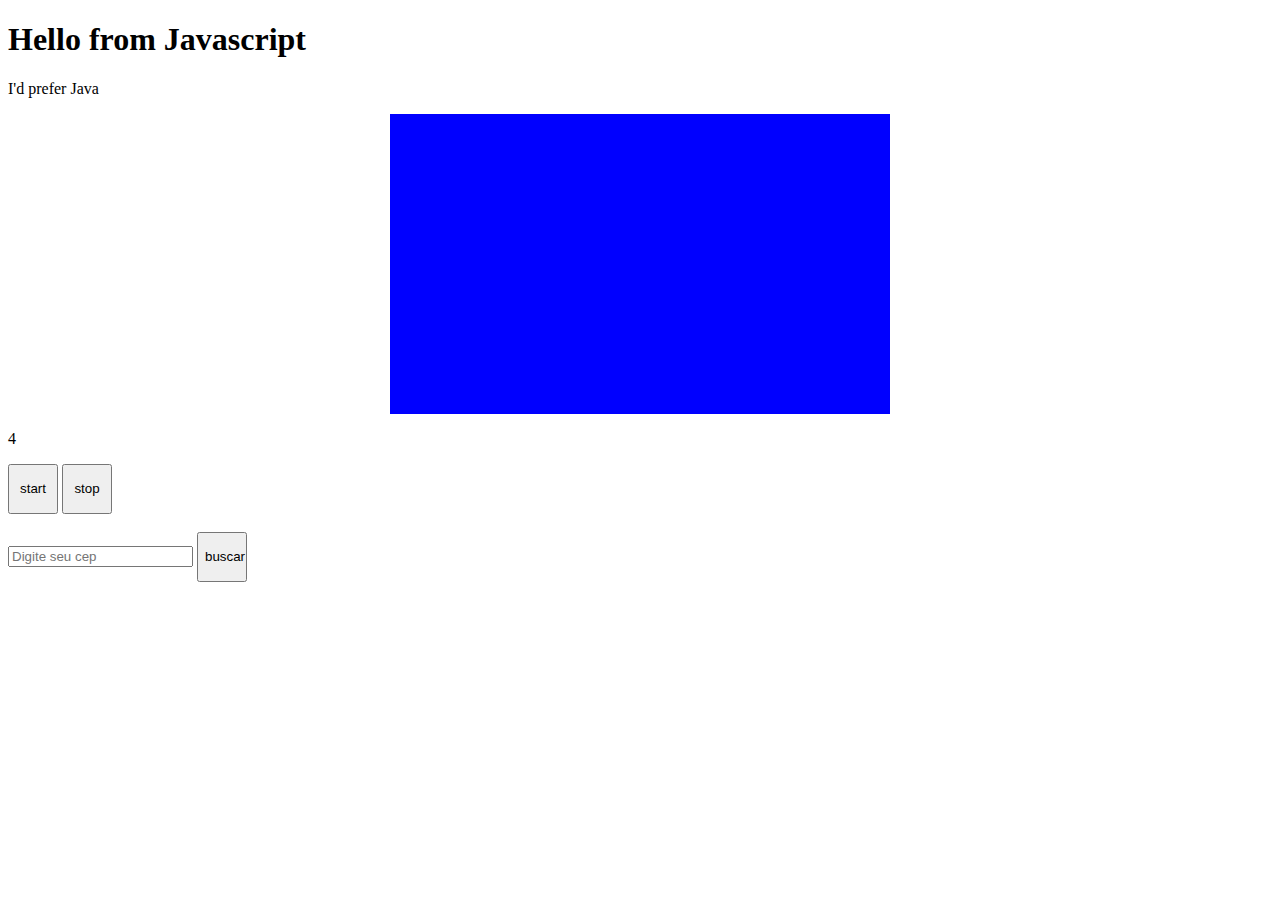
<file: index.html>
<!DOCTYPE html>
<html lang="en">
  <head>
    <meta charset="UTF-8" />
    <meta name="viewport" content="width=device-width, initial-scale=1.0" />
    <title>Document</title>
    <!-- <script src="script-basico.js"></script> -->
    <!-- <script src="script-dom.js" defer></script> -->
    <script src="scrip-oop.js" defer></script>
    <script src="scrip-events.js"></script>
    <script src="intervals.js"></script>
    <script src="jsons.js"></script>
    <style>
      button {
        width: 50px;
        height: 50px;
      }
    </style>
  </head>
  <body>
    <h1>Hello from Javascript</h1>
    <p>I'd prefer Java</p>

    <div
      style="
        margin: auto auto;
        width: 500px;
        height: 300px;
        background-color: blue;
      "
      id="div"
      onmouseover="turnRed()"
      onmouseleave="turnBlue()"
    ></div>


    <p id="text">4</p>

    <button id="start" onclick="startCounting()">start</button>
    <button id="stop" onclick="stopCounting()">stop</button>

    <br>
    <br>

    <input type="number" placeholder="Digite seu cep" id="inputCEP"> 
    <button onclick="searchCEP()">buscar</button>
    <p id="cepText"></p>
  </body>
</html>
</file>
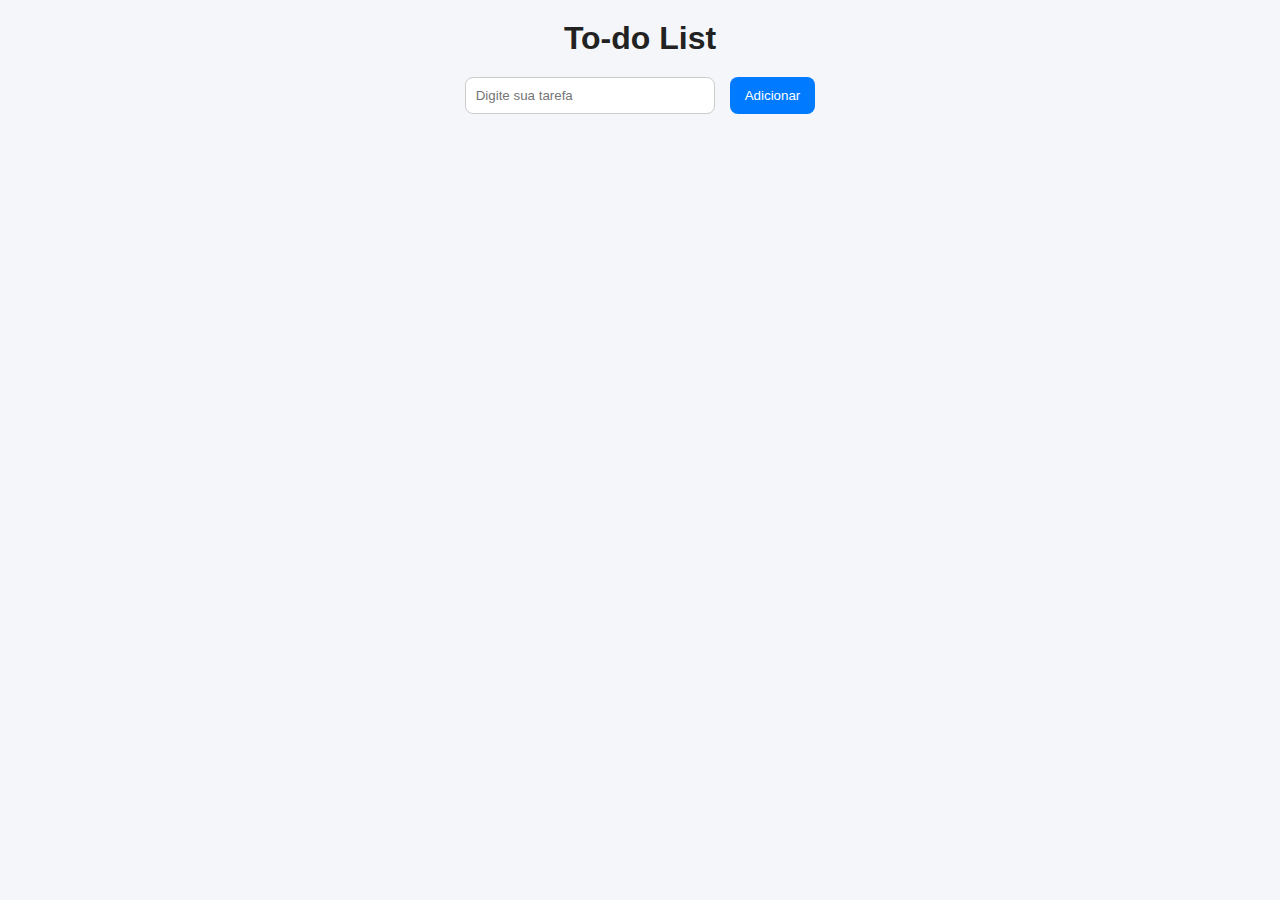
<file: to-do-list/index.html>
<!DOCTYPE html>
<html lang="en">
  <head>
    <meta charset="UTF-8" />
    <meta name="viewport" content="width=device-width, initial-scale=1.0" />
    <title>To-do List</title>
    <link rel="stylesheet" href="style.css" />
    <script src="script.js" defer></script>
  </head>
  <body>
    <h1>To-do List</h1>

    <header>
      <input type="text" placeholder="Digite sua tarefa" id="inputText" />

      <button id="btnAdd" onclick="addTask()">Adicionar</button>
    </header>

    <main id="list"></main>
  </body>
</html>
</file>
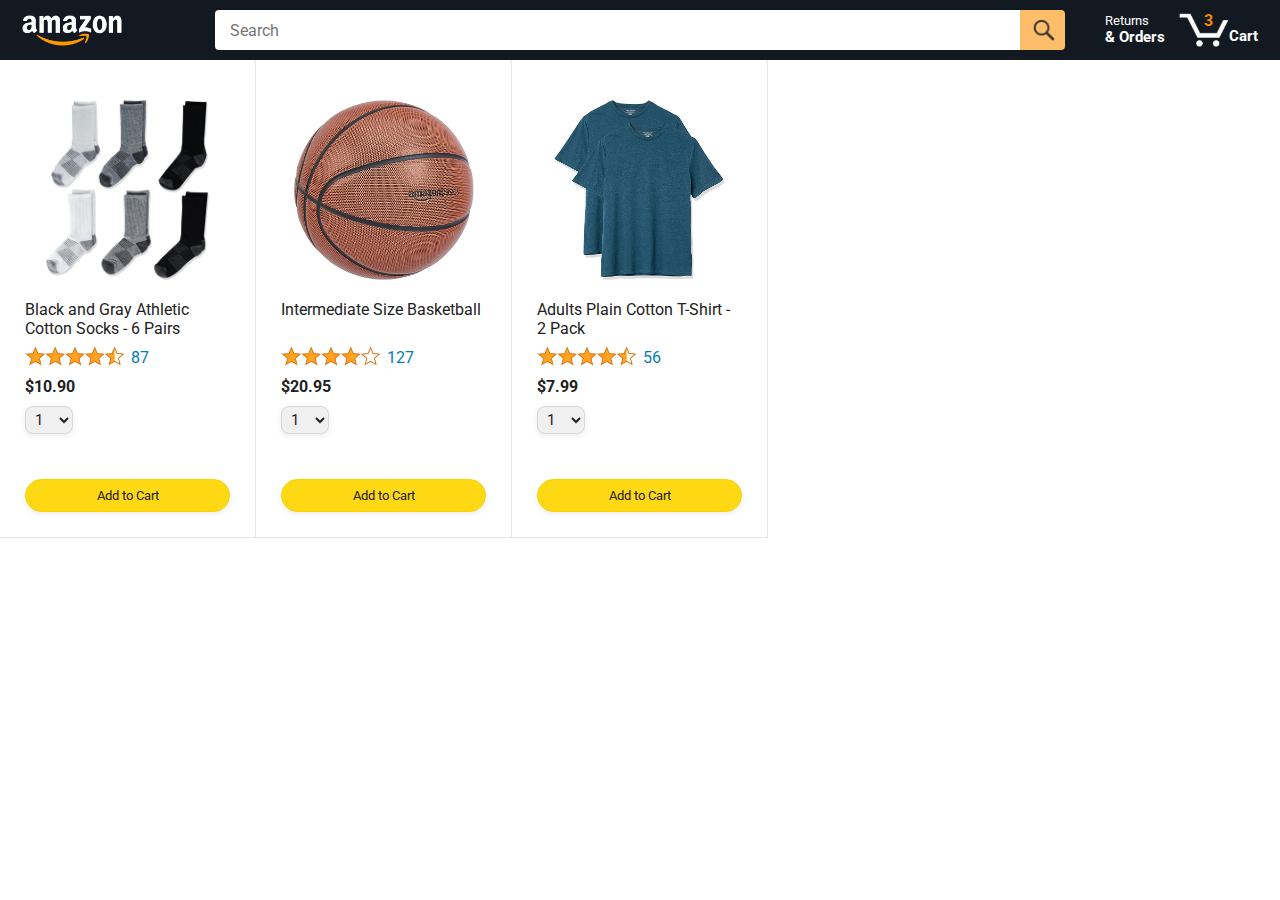
<file: javascript-amazon-project/amazon.html>
<!DOCTYPE html>
<html>
  <head>
    <title>Amazon Project</title>

    <!-- This code is needed for responsive design to work.
      (Responsive design = make the website look good on
      smaller screen sizes like a phone or a tablet). -->
    <meta name="viewport" content="width=device-width, initial-scale=1">

    <!-- Load a font called Roboto from Google Fonts. -->
    <link rel="preconnect" href="https://fonts.googleapis.com">
    <link rel="preconnect" href="https://fonts.gstatic.com" crossorigin>
    <link href="https://fonts.googleapis.com/css2?family=Roboto:wght@400;500;700&display=swap" rel="stylesheet">

    <!-- Here are the CSS files for this page. -->
    <link rel="stylesheet" href="styles/shared/general.css">
    <link rel="stylesheet" href="styles/shared/amazon-header.css">
    <link rel="stylesheet" href="styles/pages/amazon.css">
  </head>
  <body>
    <div class="amazon-header">
      <div class="amazon-header-left-section">
        <a href="amazon.html" class="header-link">
          <img class="amazon-logo"
            src="images/amazon-logo-white.png">
          <img class="amazon-mobile-logo"
            src="images/amazon-mobile-logo-white.png">
        </a>
      </div>

      <div class="amazon-header-middle-section">
        <input class="search-bar" type="text" placeholder="Search">

        <button class="search-button">
          <img class="search-icon" src="images/icons/search-icon.png">
        </button>
      </div>

      <div class="amazon-header-right-section">
        <a class="orders-link header-link" href="orders.html">
          <span class="returns-text">Returns</span>
          <span class="orders-text">& Orders</span>
        </a>

        <a class="cart-link header-link" href="checkout.html">
          <img class="cart-icon" src="images/icons/cart-icon.png">
          <div class="cart-quantity">3</div>
          <div class="cart-text">Cart</div>
        </a>
      </div>
    </div>
    
    <div class="main">
      <div class="products-grid">
        <div class="product-container">
          <div class="product-image-container">
            <img class="product-image"
              src="images/products/athletic-cotton-socks-6-pairs.jpg">
          </div>

          <div class="product-name limit-text-to-2-lines">
            Black and Gray Athletic Cotton Socks - 6 Pairs
          </div>

          <div class="product-rating-container">
            <img class="product-rating-stars"
              src="images/ratings/rating-45.png">
            <div class="product-rating-count link-primary">
              87
            </div>
          </div>

          <div class="product-price">
            $10.90
          </div>

          <div class="product-quantity-container">
            <select>
              <option selected value="1">1</option>
              <option value="2">2</option>
              <option value="3">3</option>
              <option value="4">4</option>
              <option value="5">5</option>
              <option value="6">6</option>
              <option value="7">7</option>
              <option value="8">8</option>
              <option value="9">9</option>
              <option value="10">10</option>
            </select>
          </div>

          <div class="product-spacer"></div>

          <div class="added-to-cart">
            <img src="images/icons/checkmark.png">
            Added
          </div>

          <button class="add-to-cart-button button-primary">
            Add to Cart
          </button>
        </div>

        <div class="product-container">
          <div class="product-image-container">
            <img class="product-image"
              src="images/products/intermediate-composite-basketball.jpg">
          </div>

          <div class="product-name limit-text-to-2-lines">
            Intermediate Size Basketball
          </div>

          <div class="product-rating-container">
            <img class="product-rating-stars"
              src="images/ratings/rating-40.png">
            <div class="product-rating-count link-primary">
              127
            </div>
          </div>

          <div class="product-price">
            $20.95
          </div>

          <div class="product-quantity-container">
            <select>
              <option selected value="1">1</option>
              <option value="2">2</option>
              <option value="3">3</option>
              <option value="4">4</option>
              <option value="5">5</option>
              <option value="6">6</option>
              <option value="7">7</option>
              <option value="8">8</option>
              <option value="9">9</option>
              <option value="10">10</option>
            </select>
          </div>

          <div class="product-spacer"></div>

          <div class="added-to-cart">
            <img src="images/icons/checkmark.png">
            Added
          </div>

          <button class="add-to-cart-button button-primary">
            Add to Cart
          </button>
        </div>

        <div class="product-container">
          <div class="product-image-container">
            <img class="product-image"
              src="images/products/adults-plain-cotton-tshirt-2-pack-teal.jpg">
          </div>

          <div class="product-name limit-text-to-2-lines">
            Adults Plain Cotton T-Shirt - 2 Pack
          </div>

          <div class="product-rating-container">
            <img class="product-rating-stars"
              src="images/ratings/rating-45.png">
            <div class="product-rating-count link-primary">
              56
            </div>
          </div>

          <div class="product-price">
            $7.99
          </div>

          <div class="product-quantity-container">
            <select>
              <option selected value="1">1</option>
              <option value="2">2</option>
              <option value="3">3</option>
              <option value="4">4</option>
              <option value="5">5</option>
              <option value="6">6</option>
              <option value="7">7</option>
              <option value="8">8</option>
              <option value="9">9</option>
              <option value="10">10</option>
            </select>
          </div>

          <div class="product-spacer"></div>

          <div class="added-to-cart">
            <img src="images/icons/checkmark.png">
            Added
          </div>

          <button class="add-to-cart-button button-primary">
            Add to Cart
          </button>
        </div>
      </div>
    </div>
  </body>
</html>
</file>
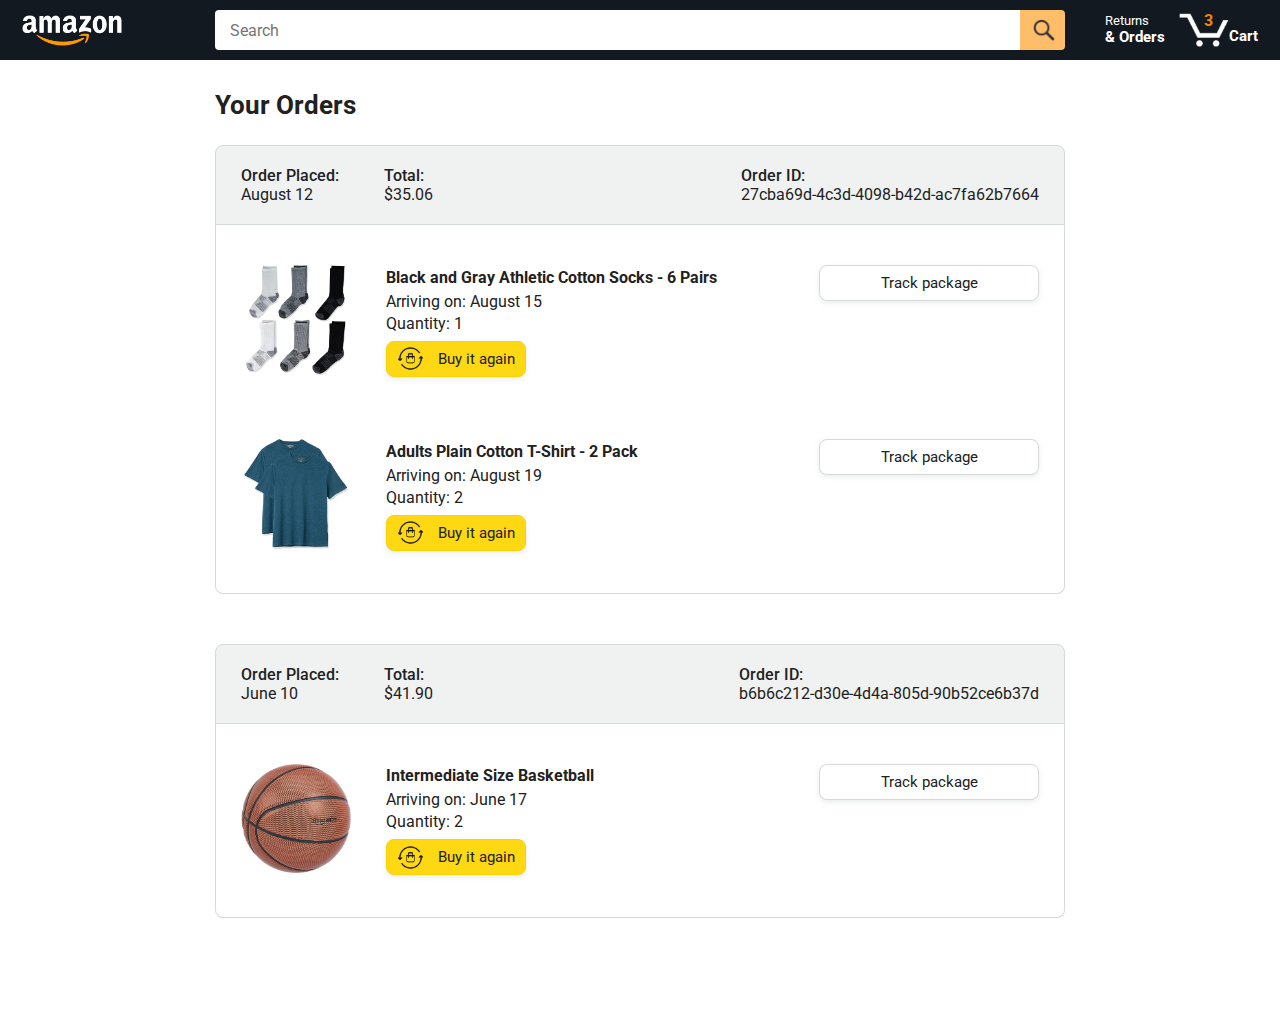
<file: javascript-amazon-project/orders.html>
<!DOCTYPE html>
<html>
  <head>
    <title>Orders</title>

    <!-- This code is needed for responsive design to work.
      (Responsive design = make the website look good on
      smaller screen sizes like a phone or a tablet). -->
    <meta name="viewport" content="width=device-width, initial-scale=1">

    <!-- Load a font called Roboto from Google Fonts. -->
    <link rel="preconnect" href="https://fonts.googleapis.com">
    <link rel="preconnect" href="https://fonts.gstatic.com" crossorigin>
    <link href="https://fonts.googleapis.com/css2?family=Roboto:wght@400;500;700&display=swap" rel="stylesheet">

    <!-- Here are the CSS files for this page. -->
    <link rel="stylesheet" href="styles/shared/general.css">
    <link rel="stylesheet" href="styles/shared/amazon-header.css">
    <link rel="stylesheet" href="styles/pages/orders.css">
  </head>
  <body>
    <div class="amazon-header">
      <div class="amazon-header-left-section">
        <a href="amazon.html" class="header-link">
          <img class="amazon-logo"
            src="images/amazon-logo-white.png">
          <img class="amazon-mobile-logo"
            src="images/amazon-mobile-logo-white.png">
        </a>
      </div>

      <div class="amazon-header-middle-section">
        <input class="search-bar" type="text" placeholder="Search">

        <button class="search-button">
          <img class="search-icon" src="images/icons/search-icon.png">
        </button>
      </div>

      <div class="amazon-header-right-section">
        <a class="orders-link header-link" href="orders.html">
          <span class="returns-text">Returns</span>
          <span class="orders-text">& Orders</span>
        </a>

        <a class="cart-link header-link" href="checkout.html">
          <img class="cart-icon" src="images/icons/cart-icon.png">
          <div class="cart-quantity">3</div>
          <div class="cart-text">Cart</div>
        </a>
      </div>
    </div>

    <div class="main">
      <div class="page-title">Your Orders</div>

      <div class="orders-grid">
        <div class="order-container">
          
          <div class="order-header">
            <div class="order-header-left-section">
              <div class="order-date">
                <div class="order-header-label">Order Placed:</div>
                <div>August 12</div>
              </div>
              <div class="order-total">
                <div class="order-header-label">Total:</div>
                <div>$35.06</div>
              </div>
            </div>

            <div class="order-header-right-section">
              <div class="order-header-label">Order ID:</div>
              <div>27cba69d-4c3d-4098-b42d-ac7fa62b7664</div>
            </div>
          </div>

          <div class="order-details-grid">
            <div class="product-image-container">
              <img src="images/products/athletic-cotton-socks-6-pairs.jpg">
            </div>

            <div class="product-details">
              <div class="product-name">
                Black and Gray Athletic Cotton Socks - 6 Pairs
              </div>
              <div class="product-delivery-date">
                Arriving on: August 15
              </div>
              <div class="product-quantity">
                Quantity: 1
              </div>
              <button class="buy-again-button button-primary">
                <img class="buy-again-icon" src="images/icons/buy-again.png">
                <span class="buy-again-message">Buy it again</span>
              </button>
            </div>

            <div class="product-actions">
              <a href="tracking.html">
                <button class="track-package-button button-secondary">
                  Track package
                </button>
              </a>
            </div>

            <div class="product-image-container">
              <img src="images/products/adults-plain-cotton-tshirt-2-pack-teal.jpg">
            </div>

            <div class="product-details">
              <div class="product-name">
                Adults Plain Cotton T-Shirt - 2 Pack
              </div>
              <div class="product-delivery-date">
                Arriving on: August 19
              </div>
              <div class="product-quantity">
                Quantity: 2
              </div>
              <button class="buy-again-button button-primary">
                <img class="buy-again-icon" src="images/icons/buy-again.png">
                <span class="buy-again-message">Buy it again</span>
              </button>
            </div>

            <div class="product-actions">
              <a href="tracking.html">
                <button class="track-package-button button-secondary">
                  Track package
                </button>
              </a>
            </div>
          </div>
        </div>

        <div class="order-container">

          <div class="order-header">
            <div class="order-header-left-section">
              <div class="order-date">
                <div class="order-header-label">Order Placed:</div>
                <div>June 10</div>
              </div>
              <div class="order-total">
                <div class="order-header-label">Total:</div>
                <div>$41.90</div>
              </div>
            </div>

            <div class="order-header-right-section">
              <div class="order-header-label">Order ID:</div>
              <div>b6b6c212-d30e-4d4a-805d-90b52ce6b37d</div>
            </div>
          </div>

          <div class="order-details-grid">
            <div class="product-image-container">
              <img src="images/products/intermediate-composite-basketball.jpg">
            </div>

            <div class="product-details">
              <div class="product-name">
                Intermediate Size Basketball
              </div>
              <div class="product-delivery-date">
                Arriving on: June 17
              </div>
              <div class="product-quantity">
                Quantity: 2
              </div>
              <button class="buy-again-button button-primary">
                <img class="buy-again-icon" src="images/icons/buy-again.png">
                <span class="buy-again-message">Buy it again</span>
              </button>
            </div>

            <div class="product-actions">
              <a href="tracking.html">
                <button class="track-package-button button-secondary">
                  Track package
                </button>
              </a>
            </div>
          </div>
        </div>
      </div>
    </div>
  </body>
</html>
</file>
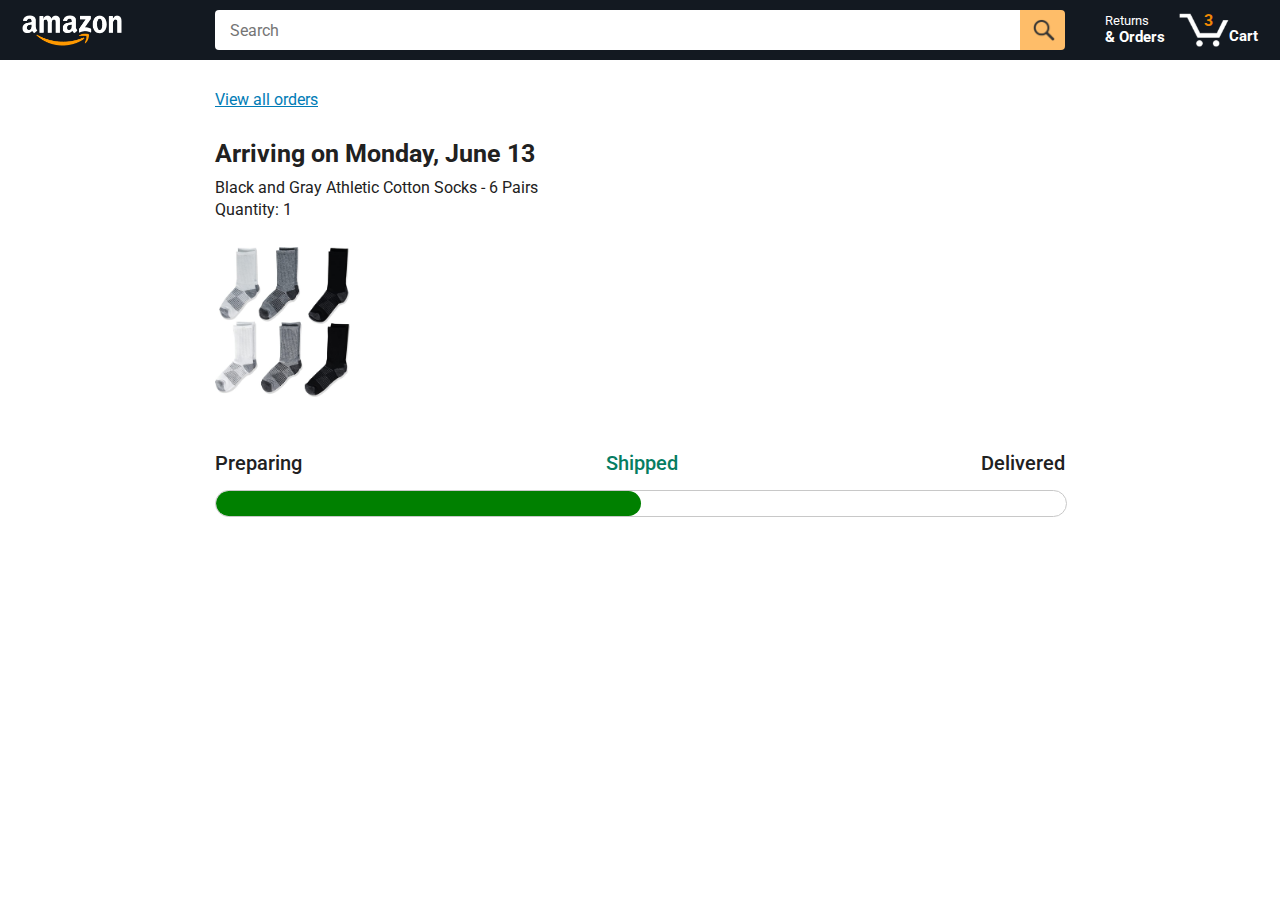
<file: javascript-amazon-project/tracking.html>
<!DOCTYPE html>
<html>
  <head>
    <title>Tracking</title>

    <!-- This code is needed for responsive design to work.
      (Responsive design = make the website look good on
      smaller screen sizes like a phone or a tablet). -->
    <meta name="viewport" content="width=device-width, initial-scale=1">

    <!-- Load a font called Roboto from Google Fonts. -->
    <link rel="preconnect" href="https://fonts.googleapis.com">
    <link rel="preconnect" href="https://fonts.gstatic.com" crossorigin>
    <link href="https://fonts.googleapis.com/css2?family=Roboto:wght@400;500;700&display=swap" rel="stylesheet">

    <!-- Here are the CSS files for this page. -->
    <link rel="stylesheet" href="styles/shared/general.css">
    <link rel="stylesheet" href="styles/shared/amazon-header.css">
    <link rel="stylesheet" href="styles/pages/tracking.css">
  </head>
  <body>
    <div class="amazon-header">
      <div class="amazon-header-left-section">
        <a href="amazon.html" class="header-link">
          <img class="amazon-logo"
            src="images/amazon-logo-white.png">
          <img class="amazon-mobile-logo"
            src="images/amazon-mobile-logo-white.png">
        </a>
      </div>

      <div class="amazon-header-middle-section">
        <input class="search-bar" type="text" placeholder="Search">

        <button class="search-button">
          <img class="search-icon" src="images/icons/search-icon.png">
        </button>
      </div>

      <div class="amazon-header-right-section">
        <a class="orders-link header-link" href="orders.html">
          <span class="returns-text">Returns</span>
          <span class="orders-text">& Orders</span>
        </a>

        <a class="cart-link header-link" href="checkout.html">
          <img class="cart-icon" src="images/icons/cart-icon.png">
          <div class="cart-quantity">3</div>
          <div class="cart-text">Cart</div>
        </a>
      </div>
    </div>

    <div class="main">
      <div class="order-tracking">
        <a class="back-to-orders-link link-primary" href="orders.html">
          View all orders
        </a>

        <div class="delivery-date">
          Arriving on Monday, June 13
        </div>

        <div class="product-info">
          Black and Gray Athletic Cotton Socks - 6 Pairs
        </div>

        <div class="product-info">
          Quantity: 1
        </div>

        <img class="product-image" src="images/products/athletic-cotton-socks-6-pairs.jpg">

        <div class="progress-labels-container">
          <div class="progress-label">
            Preparing
          </div>
          <div class="progress-label current-status">
            Shipped
          </div>
          <div class="progress-label">
            Delivered
          </div>
        </div>

        <div class="progress-bar-container">
          <div class="progress-bar"></div>
        </div>
      </div>
    </div>
  </body>
</html>
</file>
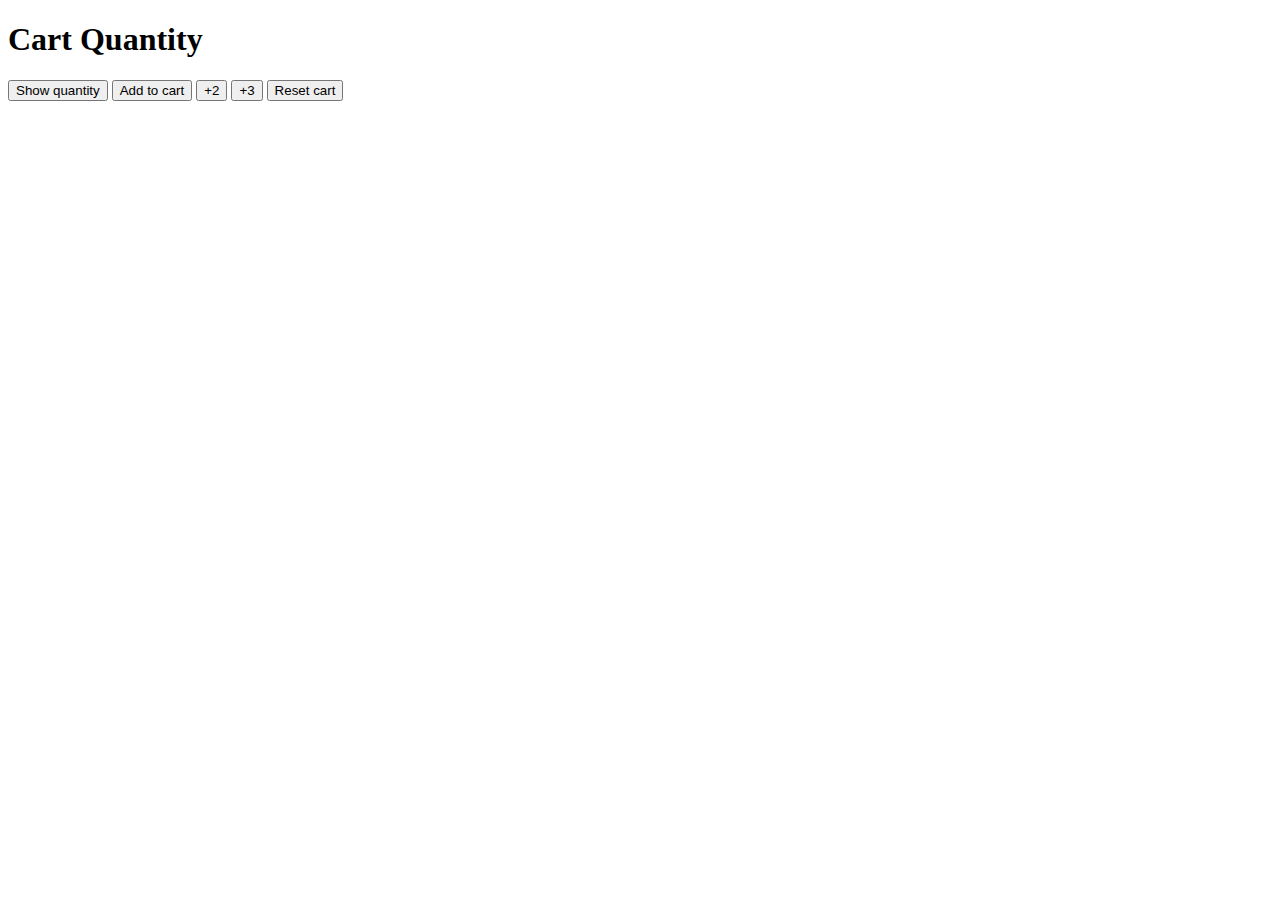
<file: js-full-course/05-cart-quantity.html>
<!DOCTYPE html>
<html lang="en">
<head>
    <meta charset="UTF-8">
    <meta name="viewport" content="width=device-width, initial-scale=1.0">
    <title>Document</title>
</head>
<body>
    <h1>Cart Quantity</h1>

    <button onclick="showQuantity()">Show quantity</button>
    <button onclick="addToCart()">Add to cart</button>
    <button onclick="addTwoToCart()">+2</button>
    <button onclick="addThreeToCart()">+3</button>
    <button onclick="resetCart()">Reset cart</button>

    <script>
        let items = 0;

        function showQuantity() {
            console.log(`Cart quantity: ${items}`);
        }

        function addToCart() {
            items += 1;
            console.log(`Cart quantity: ${items}`);
        }

        function addTwoToCart() {
            items += 2;
            console.log(`Cart quantity: ${items}`);
        }

        function addThreeToCart() {
            items += 3;
            console.log(`Cart quantity: ${items}`);
        } 

        function resetCart() {
            items = 0;
            console.log(`Cart quantity: ${items}`);
        }
    </script>
</body>
</html>
</file>
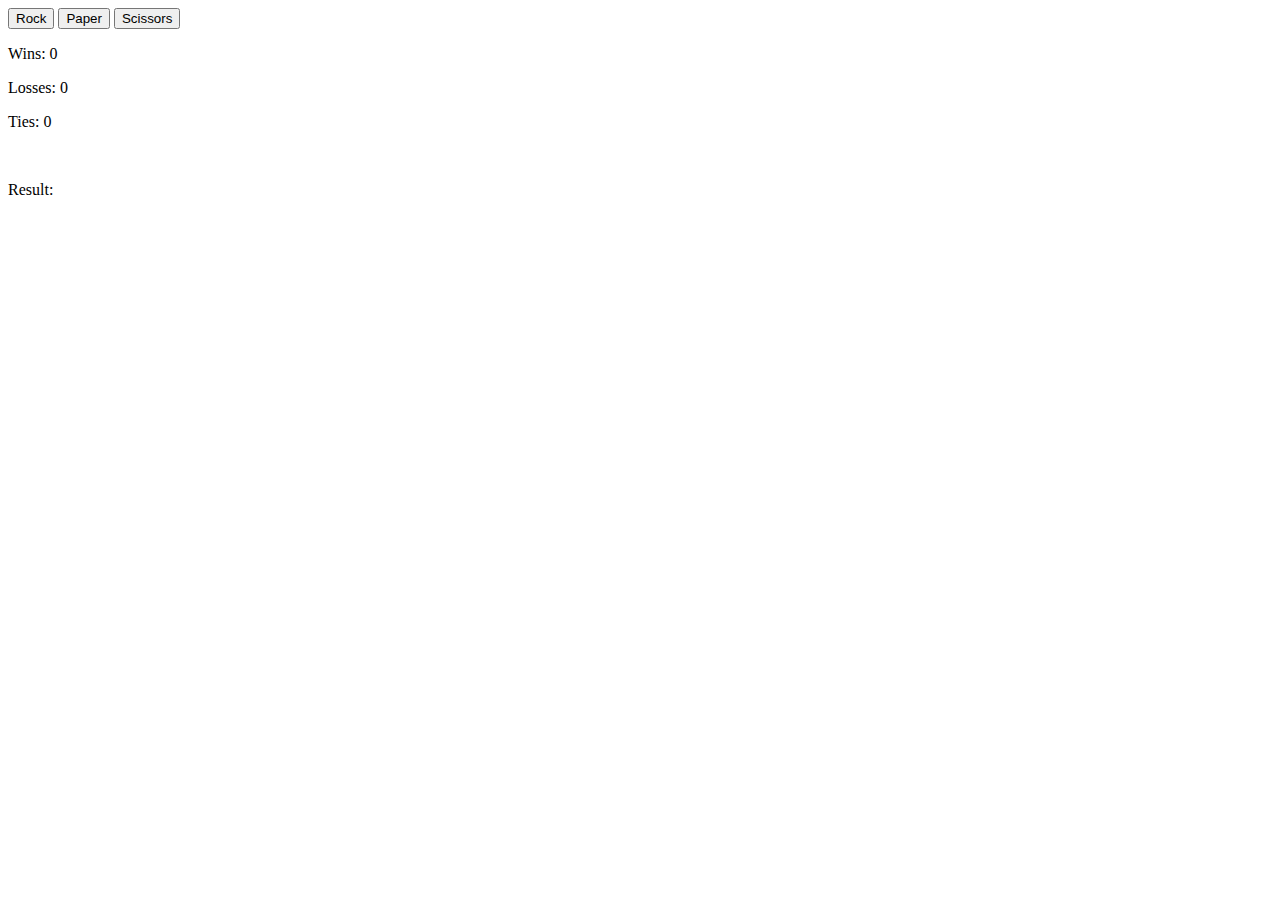
<file: js-full-course/06-rock-paper-scissors.html>
<!DOCTYPE html>
<html lang="en">
  <head>
    <meta charset="UTF-8" />
    <meta name="viewport" content="width=device-width, initial-scale=1.0" />
    <title>Document</title>
  </head>
  <body>
    <button onclick="play('rock')">Rock</button>
    <button onclick="play('paper')">Paper</button>
    <button onclick="play('scissors')">Scissors</button>

    <p>Wins: <span id="wins">0</span></p>
    <p>Losses: <span id="losses">0</span></p>
    <p>Ties: <span id="ties">0</span></p>

    <br />
    <p>Result: <span id="result"></span></p>

    <script>
      let wins = 0;
      let losses = 0;
      let ties = 0;
      let result = "";

      function randomComputerChoice() {
        const moves = ["rock", "paper", "scissors"];
        const randomIndex = Math.floor(Math.random() * 3);

        return moves[randomIndex];
      }

      function play(playerOption) {
        let computerOption = randomComputerChoice();

        const possibleResults = {
          rock: { win: "scissors" },
          paper: { win: "rock" },
          scissors: { win: "paper" },
        };

        if (playerOption === computerOption) {
          result = "Tie.";
          ties += 1;
        } else if (possibleResults[playerOption].win === computerOption) {
          result = "You Win.";
          wins += 1;
        } else {
          result = "You lose.";
          losses += 1;
        }

        document.getElementById("result").innerHTML = result;
        document.getElementById("ties").innerHTML = ties;
        document.getElementById("wins").innerHTML = wins;
        document.getElementById("losses").innerHTML = losses;
      }
    </script>
  </body>
</html>
</file>
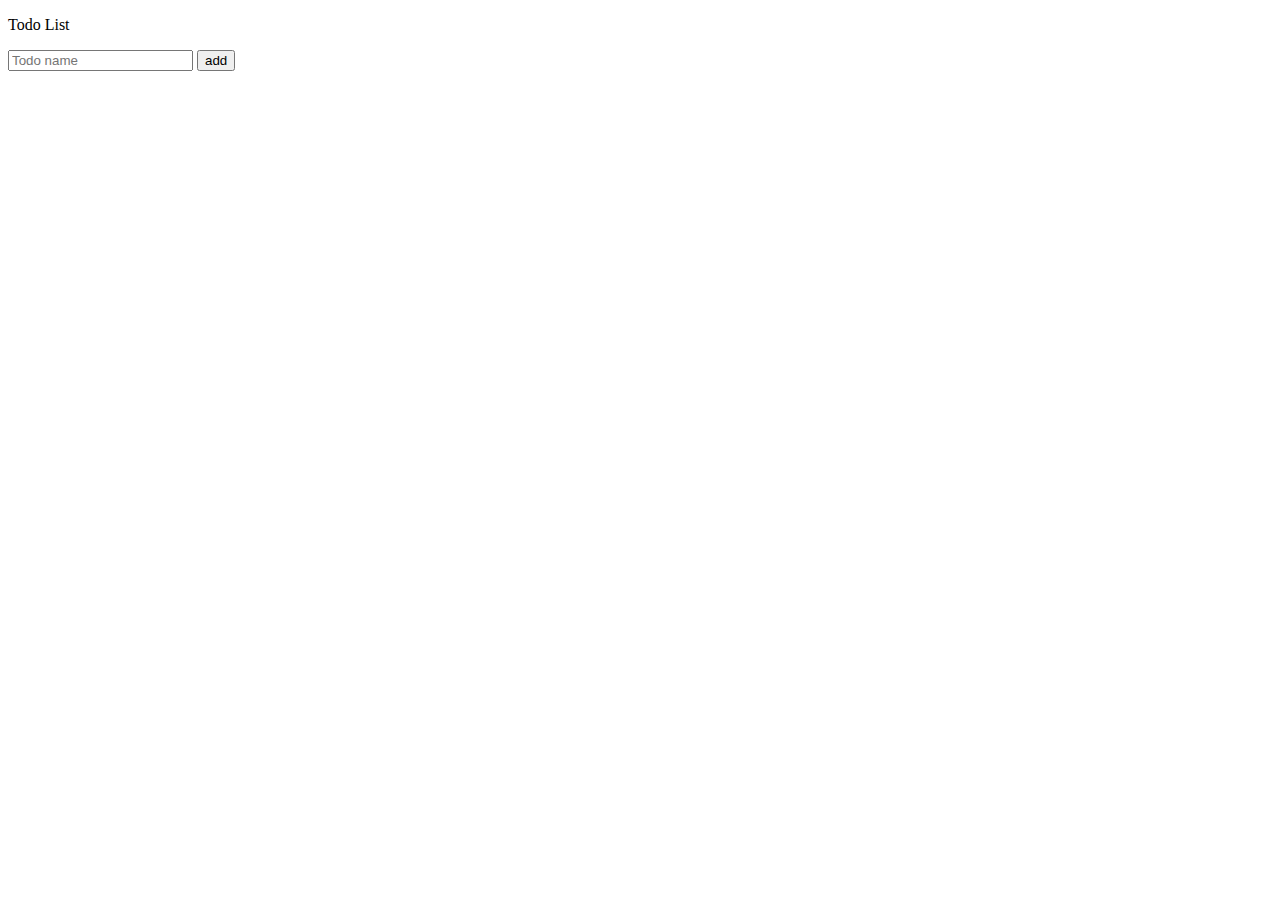
<file: js-full-course/11-to-do-list.html>
<!DOCTYPE html>
<html lang="en">
<head>
    <meta charset="UTF-8">
    <meta name="viewport" content="width=device-width, initial-scale=1.0">
    <title>Document</title>
</head>
<body>
    <script src="../scripts/11-to-do-list.js" defer></script>

    <p>Todo List</p>
    <input type="text" placeholder="Todo name" id="input-text">
    <button onclick="addTodo()">add</button>

    <div class="todo-list-area"></div>
</body>
</html>
</file>
<file: to-do-list/style.css>
* {
  margin: 0;
  padding: 0;
  box-sizing: border-box;
}

body {
  text-align: center;
  font-family: Arial, Helvetica, sans-serif;
  background: #f4f6f9;
  color: #333;
  padding: 20px;
}

h1 {
  margin-bottom: 20px;
  color: #222;
}

header {
  display: flex;
  justify-content: center;
  gap: 15px;
  margin-bottom: 20px;
}

header input {
  padding: 10px;
  width: 250px;
  border: 1px solid #ccc;
  border-radius: 8px;
}

header button {
  padding: 10px 15px;
  border: none;
  background: #007bff;
  color: white;
  border-radius: 8px;
  cursor: pointer;
}

header button:hover {
  background: #0056b3;
}

main {
  max-width: 600px;
  margin: auto;
  display: flex;
  flex-direction: column;
  gap: 10px;
}

.item {
  display: flex;
  align-items: center;
  justify-content: space-between;
  background: white;
  padding: 12px 15px;
  border-radius: 10px;
  box-shadow: 0px 2px 5px rgba(0,0,0,0.1);
}

.itemName {
  flex: 1;
  text-align: left;
  font-size: 16px;
}

.itemButton {
  padding: 6px 12px;
  background: #dc3545;
  color: white;
  border-radius: 6px;
  cursor: pointer;
}

.itemButton:hover {
  background: #a71d2a;
}
</file>
<file: javascript-amazon-project/styles/shared/general.css>
body {
  font-family: Roboto, Arial;
  color: rgb(33, 33, 33);
  /* The <body> element has a default margin of 8px
     on all sides. This removes the default margins. */
  margin: 0;
}

/* <p> elements have a default margin on the top
   and bottom. This removes the default margins. */
p {
  margin: 0;
}

button {
  cursor: pointer;
}

select {
  cursor: pointer;
}

input, select, button {
  font-family: Roboto, Arial;
}

.button-primary {
  color: rgb(33, 33, 33);
  background-color: rgb(255, 216, 20);
  border: 1px solid rgb(252, 210, 0);
  border-radius: 8px;
  cursor: pointer;
  box-shadow: 0 2px 5px rgba(213, 217, 217, 0.5);
}

.button-primary:hover {
  background-color: rgb(247, 202, 0);
  border: 1px solid rgb(242, 194, 0);
}

.button-primary:active {
  background: rgb(255, 216, 20);
  border-color: rgb(252, 210, 0);
  box-shadow: none;
}

.button-secondary {
  color: rgb(33, 33, 33);
  background: white;
  border: 1px solid rgb(213, 217, 217);
  border-radius: 8px;
  cursor: pointer;
  box-shadow: 0 2px 5px rgba(213, 217, 217, 0.5);
}

.button-secondary:hover {
  background-color: rgb(247, 250, 250);
}

.button-secondary:active {
  background-color: rgb(237, 253, 255);
  box-shadow: none;
}

/* These styles will limit text to 2 lines. Anything
   beyond 2 lines will be replaced with "..."
   You can find this code by using an A.I. tool or by
   searching in Google.
   https://css-tricks.com/almanac/properties/l/line-clamp/ */
.limit-text-to-2-lines {
  display: -webkit-box;
  -webkit-line-clamp: 2;
  -webkit-box-orient: vertical;
  overflow: hidden;
}

.link-primary {
  color: rgb(1, 124, 182);
  cursor: pointer;
}

.link-primary:hover {
  color: rgb(196, 80, 0);
}

/* Styles for dropdown selectors. */
select {
  color: rgb(33, 33, 33);
  background-color: rgb(240, 240, 240);
  border: 1px solid rgb(213, 217, 217);
  border-radius: 8px;
  padding: 3px 5px;
  font-size: 15px;
  cursor: pointer;
  box-shadow: 0 2px 5px rgba(213, 217, 217, 0.5);
}

select:focus,
input:focus {
  outline: 2px solid rgb(255, 153, 0);
}
</file>
<file: javascript-amazon-project/styles/shared/amazon-header.css>
.amazon-header {
  background-color: rgb(19, 25, 33);
  color: white;
  padding-left: 15px;
  padding-right: 15px;

  display: flex;
  align-items: center;
  justify-content: space-between;

  position: fixed;
  top: 0;
  left: 0;
  right: 0;
  height: 60px;
}

.amazon-header-left-section {
  width: 180px;
}

@media (max-width: 800px) {
  .amazon-header-left-section {
    width: unset;
  }
}

.header-link {
  display: inline-block;
  padding: 6px;
  border-radius: 2px;
  cursor: pointer;
  text-decoration: none;
  border: 1px solid rgba(0, 0, 0, 0);
}

.header-link:hover {
  border: 1px solid white;
}

.amazon-logo {
  width: 100px;
  margin-top: 5px;
}

.amazon-mobile-logo {
  display: none;
}

@media (max-width: 575px) {
  .amazon-logo {
    display: none;
  }

  .amazon-mobile-logo {
    display: block;
    height: 35px;
    margin-top: 5px;
  }
}

.amazon-header-middle-section {
  flex: 1;
  max-width: 850px;
  margin-left: 10px;
  margin-right: 10px;
  display: flex;
}

.search-bar {
  flex: 1;
  width: 0;
  font-size: 16px;
  height: 38px;
  padding-left: 15px;
  border: none;
  border-top-left-radius: 4px;
  border-bottom-left-radius: 4px;
  border-top-right-radius: 0;
  border-bottom-right-radius: 0;
}

.search-button {
  background-color: rgb(254, 189, 105);
  border: none;
  width: 45px;
  height: 40px;
  border-top-right-radius: 4px;
  border-bottom-right-radius: 4px;
  flex-shrink: 0;
}

.search-icon {
  height: 22px;
  margin-left: 2px;
  margin-top: 3px;
}

.amazon-header-right-section {
  width: 180px;
  flex-shrink: 0;
  display: flex;
  justify-content: end;
}

.orders-link {
  color: white;
}

.returns-text {
  display: block;
  font-size: 13px;
}

.orders-text {
  display: block;
  font-size: 15px;
  font-weight: 700;
}

.cart-link {
  color: white;
  display: flex;
  align-items: center;
  position: relative;
}

.cart-icon {
  width: 50px;
}

.cart-text {
  margin-top: 12px;
  font-size: 15px;
  font-weight: 700;
}

.cart-quantity {
  color: rgb(240, 136, 4);
  font-size: 16px;
  font-weight: 700;

  position: absolute;
  top: 4px;
  left: 22px;
  
  width: 26px;
  text-align: center;
}
</file>
<file: javascript-amazon-project/styles/pages/amazon.css>
.main {
  margin-top: 60px;
}

.products-grid {
  display: grid;

  /* - In CSS Grid, 1fr means a column will take up the
       remaining space in the grid.
     - If we write 1fr 1fr ... 1fr; 8 times, this will
       divide the grid into 8 columns, each taking up an
       equal amount of the space.
     - repeat(8, 1fr); is a shortcut for repeating "1fr"
       8 times (instead of typing out "1fr" 8 times).
       repeat(...) is a special property that works with
       display: grid; */
  grid-template-columns: repeat(8, 1fr);
}

/* @media is used to create responsive design (making the
   website look good on any screen size). This @media
   means when the screen width is 2000px or less, we
   will divide the grid into 7 columns instead of 8. */
@media (max-width: 2000px) {
  .products-grid {
    grid-template-columns: repeat(7, 1fr);
  }
}

/* This @media means when the screen width is 1600px or
   less, we will divide the grid into 6 columns. */
@media (max-width: 1600px) {
  .products-grid {
    grid-template-columns: repeat(6, 1fr);
  }
}

@media (max-width: 1300px) {
  .products-grid {
    grid-template-columns: repeat(5, 1fr);
  }
}

@media (max-width: 1000px) {
  .products-grid {
    grid-template-columns: repeat(4, 1fr);
  }
}

@media (max-width: 800px) {
  .products-grid {
    grid-template-columns: repeat(3, 1fr);
  }
}

@media (max-width: 575px) {
  .products-grid {
    grid-template-columns: repeat(2, 1fr);
  }
}

@media (max-width: 450px) {
  .products-grid {
    grid-template-columns: 1fr;
  }
}

.product-container {
  padding-top: 40px;
  padding-bottom: 25px;
  padding-left: 25px;
  padding-right: 25px;

  border-right: 1px solid rgb(231, 231, 231);
  border-bottom: 1px solid rgb(231, 231, 231);

  display: flex;
  flex-direction: column;
}

.product-image-container {
  display: flex;
  justify-content: center;
  align-items: center;

  height: 180px;
  margin-bottom: 20px;
}

.product-image {
  /* Images will overflow their container by default. To
    prevent this, we set max-width and max-height to 100%
    so they stay inside their container. */
  max-width: 100%;
  max-height: 100%;
}

.product-name {
  height: 40px;
  margin-bottom: 5px;
}

.product-rating-container {
  display: flex;
  align-items: center;
  margin-bottom: 10px;
}

.product-rating-stars {
  width: 100px;
  margin-right: 6px;
}

.product-rating-count {
  color: rgb(1, 124, 182);
  cursor: pointer;
  margin-top: 3px;
}

.product-price {
  font-weight: 700;
  margin-bottom: 10px;
}

.product-quantity-container {
  margin-bottom: 17px;
}

.product-spacer {
  flex: 1;
}

.added-to-cart {
  color: rgb(6, 125, 98);
  font-size: 16px;

  display: flex;
  align-items: center;
  margin-bottom: 8px;

  /* At first, the "Added to cart" message will
     be invisible. Use JavaScript to change the
     opacity and make it visible. */
  opacity: 0;
}

.added-to-cart img {
  height: 20px;
  margin-right: 5px;
}

.add-to-cart-button {
  width: 100%;
  padding: 8px;
  border-radius: 50px;
}
</file>
<file: javascript-amazon-project/styles/pages/orders.css>
.main {
  max-width: 850px;
  margin-top: 90px;
  margin-bottom: 100px;
  padding-left: 20px;
  padding-right: 20px;

  /* margin-left: auto;
     margin-right auto;
     Is a trick for centering an element horizontally
     without needing a container. */
  margin-left: auto;
  margin-right: auto;
}

.page-title {
  font-weight: 700;
  font-size: 26px;
  margin-bottom: 25px;
}

.orders-grid {
  display: grid;
  grid-template-columns: 1fr;
  row-gap: 50px;
}

.order-header {
  background-color: rgb(240, 242, 242);
  border: 1px solid rgb(213, 217, 217);

  display: flex;
  align-items: center;
  justify-content: space-between;

  padding: 20px 25px;
  border-top-left-radius: 8px;
  border-top-right-radius: 8px;
}

.order-header-left-section {
  display: flex;
  flex-shrink: 0;
}

.order-header-label {
  font-weight: 500;
}

.order-date,
.order-total {
  margin-right: 45px;
}

.order-header-right-section {
  flex-shrink: 1;
}

@media (max-width: 575px) {
  .order-header {
    flex-direction: column;
    align-items: start;
    line-height: 23px;
    padding: 15px;
  }

  .order-header-left-section {
    flex-direction: column;
  }

  .order-header-label {
    margin-right: 5px;
  }

  .order-date,
  .order-total {
    display: grid;
    grid-template-columns: auto 1fr;
    margin-right: 0;
  }

  .order-header-right-section {
    display: grid;
    grid-template-columns: auto 1fr;
  }
}

.order-details-grid {
  padding: 40px 25px;
  border: 1px solid rgb(213, 217, 217);
  border-top: none;
  border-bottom-left-radius: 8px;
  border-bottom-right-radius: 8px;

  display: grid;
  grid-template-columns: 110px 1fr 220px;
  column-gap: 35px;
  row-gap: 60px;
  align-items: center;
}

@media (max-width: 800px) {
  .order-details-grid {
    grid-template-columns: 110px 1fr;
    row-gap: 0;
    padding-bottom: 8px;
  }
}

@media (max-width: 450px) {
  .order-details-grid {
    grid-template-columns: 1fr;
  }
}

.product-image-container {
  text-align: center;
}

.product-image-container img {
  max-width: 110px;
  max-height: 110px;
}

.product-name {
  font-weight: 700;
  margin-bottom: 5px;
}

.product-delivery-date {
  margin-bottom: 3px;
}

.product-quantity {
  margin-bottom: 8px;
}

.buy-again-button {
  font-size: 15px;
  width: 140px;
  height: 36px;
  border-radius: 8px;

  display: flex;
  align-items: center;
  justify-content: center;
}

.buy-again-icon {
  width: 25px;
  margin-right: 15px;
}

.product-actions {
  align-self: start;
}

.track-package-button {
  width: 100%;
  font-size: 15px;
  padding: 8px;
}

@media (max-width: 800px) {
  .buy-again-button {
    margin-bottom: 10px;
  }

  .product-actions {
    /* grid-column: 2 means this element will be placed
       in column 2 in the grid. (Normally, the column that
       an element is placed in is determined by the order
       of the elements in the HTML. grid-column overrides
       this default ordering). */
    grid-column: 2;
    margin-bottom: 30px;
  }

  .track-package-button {
    width: 140px;
  }
}

@media (max-width: 450px) {
  .product-image-container {
    text-align: center;
    margin-bottom: 25px;
  }

  .product-image-container img {
    max-width: 150px;
    max-height: 150px;
  }

  .product-name {
    margin-bottom: 10px;
  }

  .product-quantity {
    margin-bottom: 15px;
  }

  .buy-again-button {
    width: 100%;
    margin-bottom: 15px;
  }

  .product-actions {
    /* grid-column: auto; undos grid-column: 2; from above.
       This element will now be placed in its normal column
       in the grid. */
    grid-column: auto;
    margin-bottom: 70px;
  }

  .track-package-button {
    width: 100%;
    padding: 12px;
  }
}
</file>
<file: javascript-amazon-project/styles/pages/tracking.css>
.main {
  max-width: 850px;
  margin-top: 90px;
  margin-bottom: 100px;
  padding-left: 30px;
  padding-right: 30px;

  /* margin-left: auto;
     margin-right auto;
     Is a trick for centering an element horizontally
     without needing a container. */
  margin-left: auto;
  margin-right: auto;
}

.back-to-orders-link {
  display: inline-block;
  margin-bottom: 30px;
}

.delivery-date {
  font-size: 25px;
  font-weight: 700;
  margin-bottom: 10px;
}

.product-info {
  margin-bottom: 3px;
}

.product-image {
  max-width: 150px;
  max-height: 150px;
  margin-top: 25px;
  margin-bottom: 50px;
}

.progress-labels-container {
  display: flex;
  justify-content: space-between;
  font-size: 20px;
  font-weight: 500;
  margin-bottom: 15px;
}

.current-status {
  color: rgb(6, 125, 98);
}

@media (max-width: 575px) {
  .progress-labels-container {
    font-size: 16px;
  }
}

@media (max-width: 450px) {
  .progress-labels-container {
    flex-direction: column;
    margin-bottom: 5px;
  }

  .progress-label {
    margin-bottom: 3px;
  }
}

.progress-bar-container {
  height: 25px;
  width: 100%;

  border: 1px solid rgb(200, 200, 200);
  border-radius: 50px;
  overflow: hidden;
}

.progress-bar {
  height: 100%;
  background-color: green;
  border-radius: 50px;
  width: 50%;
}
</file>
